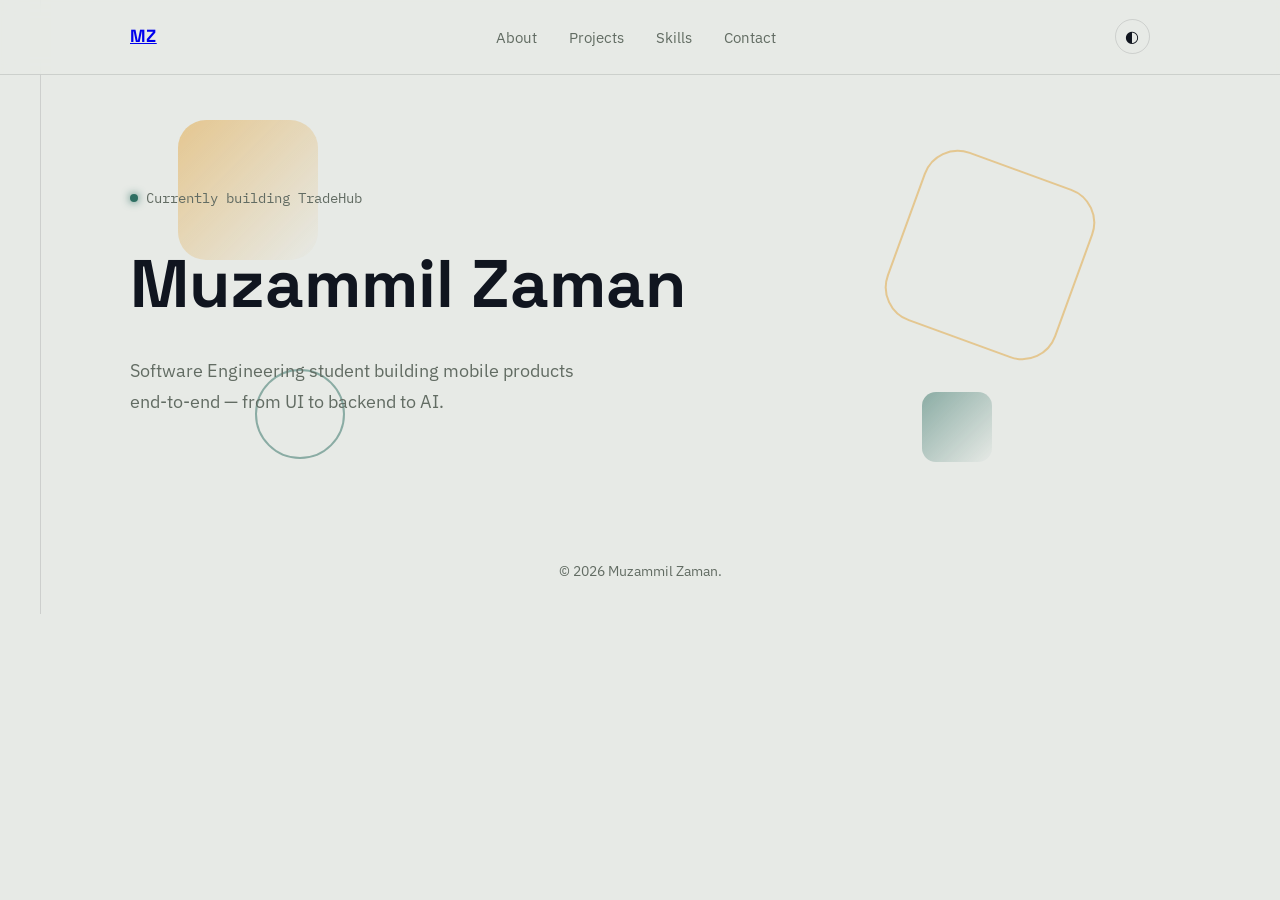
<file: index.html>
<!DOCTYPE html>
<html lang="en" data-theme="light">
<head>
  <meta charset="UTF-8">
  <meta name="viewport" content="width=device-width, initial-scale=1.0">

  <title>Muzammil Zaman — Software Engineer & Mobile App Developer</title>
  <meta name="description" content="Muzammil Zaman — Software Engineering student and React Native developer from Lahore, Pakistan.">
  <meta name="keywords" content="Muzammil Zaman, Software Engineer, React Native Developer, Portfolio, Lahore, Pakistan, COMSATS">
  <meta name="author" content="Muzammil Zaman">
  <link rel="canonical" href="https://muzammilzaman.vercel.app/">
  <meta name="robots" content="index, follow">
  <meta property="og:title" content="Muzammil Zaman | Software Engineer">
  <meta property="og:description" content="Portfolio of Muzammil Zaman — React Native developer and Software Engineering student.">
  <meta property="og:type" content="website">
  <meta name="twitter:card" content="summary_large_image">

  <link rel="icon" href="data:image/svg+xml,<svg xmlns=%22http://www.w3.org/2000/svg%22 viewBox=%220 0 100 100%22><text y=%22.9em%22 font-size=%2290%22>🧩</text></svg>">
  <link rel="preconnect" href="https://fonts.googleapis.com">
  <link href="https://fonts.googleapis.com/css2?family=Space+Grotesk:wght@500;700&family=IBM+Plex+Sans:wght@400;500&family=IBM+Plex+Mono:wght@400;500&display=swap" rel="stylesheet">
  <link rel="stylesheet" href="style.css">

  <script type="application/ld+json">
  {
    "@context": "https://schema.org",
    "@type": "Person",
    "name": "Muzammil Zaman",
    "jobTitle": "Software Engineering Student & React Native Developer",
    "url": "https://muzammilzaman.vercel.app/",
    "address": { "@type": "PostalAddress", "addressLocality": "Lahore", "addressCountry": "PK" },
    "alumniOf": "COMSATS University Islamabad, Attock Campus"
  }
  </script>
</head>
<body>

  <div class="blueprint-line" aria-hidden="true"></div>

  <header>
    <nav>
      <a href="index.html" class="logo">MZ</a>
      <ul class="nav-links">
        <li><a href="about.html" class="nav-link">About</a></li>
        <li><a href="projects.html" class="nav-link">Projects</a></li>
        <li><a href="skills.html" class="nav-link">Skills</a></li>
        <li><a href="contact.html" class="nav-link">Contact</a></li>
      </ul>
      <button id="theme-toggle" aria-label="Toggle dark mode">◐</button>
    </nav>
  </header>

  <main>
        <section id="hero">
      <div class="hero-shapes" aria-hidden="true">
        <span class="shape shape-1"></span>
        <span class="shape shape-2"></span>
        <span class="shape shape-3"></span>
        <span class="shape shape-4"></span>
      </div>
      <div class="hero-tilt" id="hero-card">
        <p class="eyebrow-status"><span id="status-dot"></span><span id="status-text"></span></p>
        <h1>Muzammil Zaman</h1>
        <p class="hero-sub">Software Engineering student building mobile products end-to-end — from UI to backend to AI.</p>
      </div>
    </section>
  </main>

  <footer>
    <p>&copy; 2026 Muzammil Zaman.</p>
  </footer>

  <script src="script.js"></script>
</body>
</html>
</file>
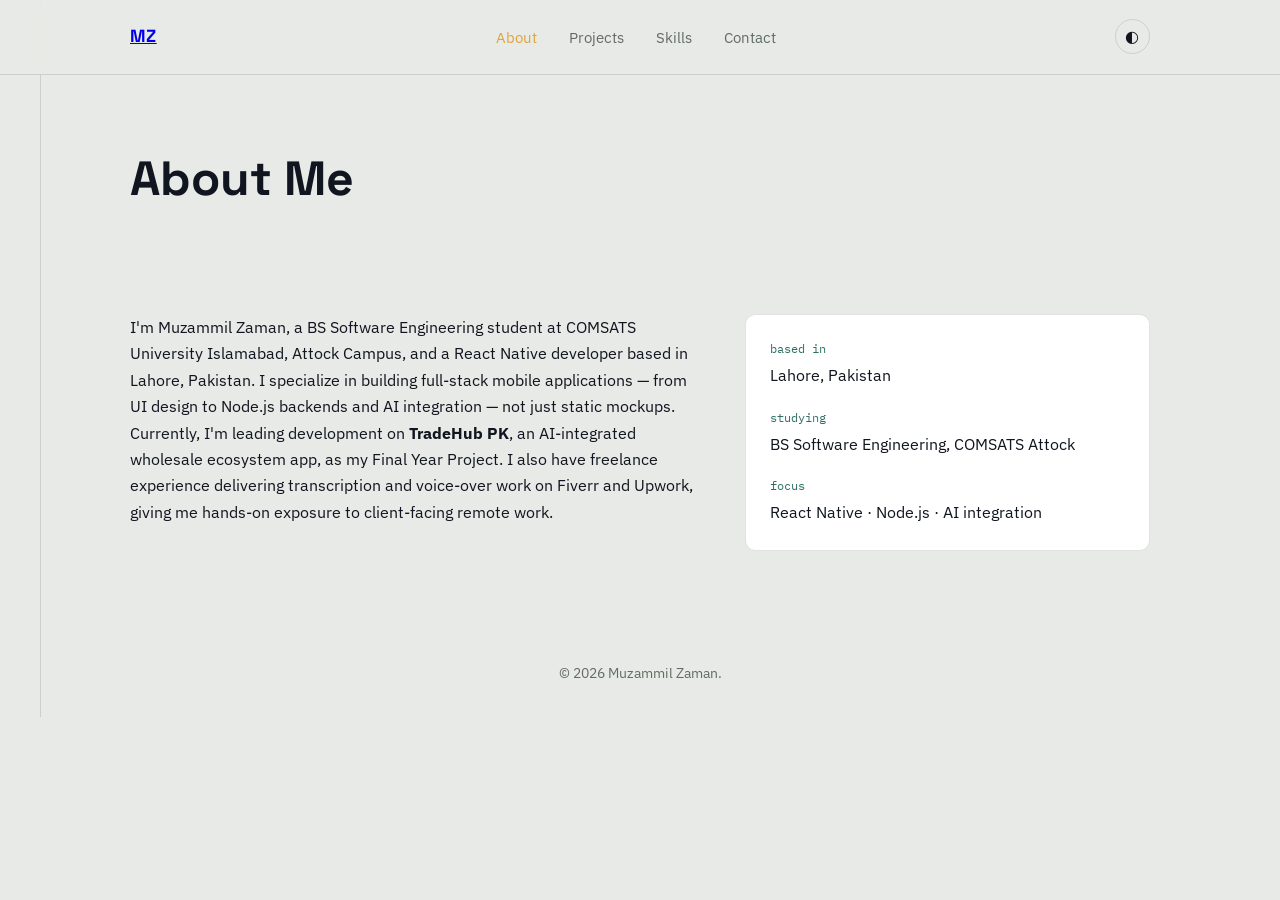
<file: about.html>
<!DOCTYPE html>
<html lang="en" data-theme="light">
<head>
  <meta charset="UTF-8">
  <meta name="viewport" content="width=device-width, initial-scale=1.0">

  <title>About Muzammil Zaman — Software Engineer</title>
  <meta name="description" content="Learn about Muzammil Zaman, a BS Software Engineering student and React Native developer based in Lahore, Pakistan.">
  <link rel="canonical" href="https://muzammilzaman.vercel.app/about.html">
  <meta name="robots" content="index, follow">

  <link rel="icon" href="data:image/svg+xml,<svg xmlns=%22http://www.w3.org/2000/svg%22 viewBox=%220 0 100 100%22><text y=%22.9em%22 font-size=%2290%22>🧩</text></svg>">
  <link rel="preconnect" href="https://fonts.googleapis.com">
  <link href="https://fonts.googleapis.com/css2?family=Space+Grotesk:wght@500;700&family=IBM+Plex+Sans:wght@400;500&family=IBM+Plex+Mono:wght@400;500&display=swap" rel="stylesheet">
  <link rel="stylesheet" href="style.css">
</head>
<body>

  <div class="blueprint-line" aria-hidden="true"></div>

  <header>
    <nav>
      <a href="index.html" class="logo">MZ</a>
      <ul class="nav-links">
        <li><a href="about.html" class="nav-link active">About</a></li>
        <li><a href="projects.html" class="nav-link">Projects</a></li>
        <li><a href="skills.html" class="nav-link">Skills</a></li>
        <li><a href="contact.html" class="nav-link">Contact</a></li>
      </ul>
      <button id="theme-toggle" aria-label="Toggle dark mode">◐</button>
    </nav>
  </header>

  <main>
    <section class="page-hero">
      <h1>About Me</h1>
    </section>

    <section id="about">
      <div class="about-grid">
        <div>
          <p>I'm Muzammil Zaman, a BS Software Engineering student at COMSATS University Islamabad, Attock Campus, and a React Native developer based in Lahore, Pakistan. I specialize in building full-stack mobile applications — from UI design to Node.js backends and AI integration — not just static mockups.</p>
          <p>Currently, I'm leading development on <strong>TradeHub PK</strong>, an AI-integrated wholesale ecosystem app, as my Final Year Project. I also have freelance experience delivering transcription and voice-over work on Fiverr and Upwork, giving me hands-on exposure to client-facing remote work.</p>
        </div>
        <dl class="facts tilt-el">
          <div><dt>Based in</dt><dd>Lahore, Pakistan</dd></div>
          <div><dt>Studying</dt><dd>BS Software Engineering, COMSATS Attock</dd></div>
          <div><dt>Focus</dt><dd>React Native · Node.js · AI integration</dd></div>
        </dl>
      </div>
    </section>
  </main>

  <footer>
    <p>&copy; 2026 Muzammil Zaman.</p>
  </footer>

  <script src="script.js"></script>
</body>
</html>
</file>
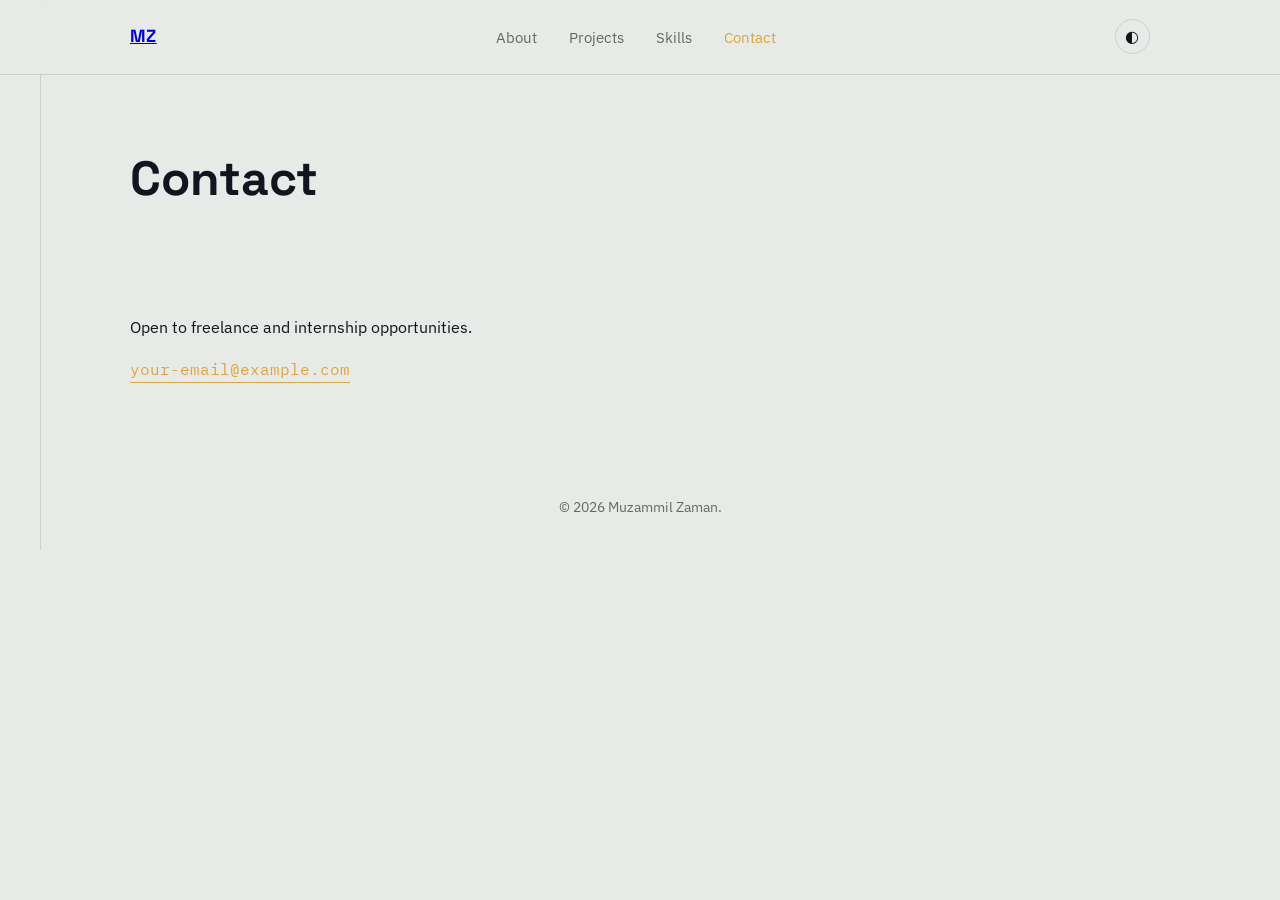
<file: contact.html>
<!DOCTYPE html>
<html lang="en" data-theme="light">
<head>
  <meta charset="UTF-8">
  <meta name="viewport" content="width=device-width, initial-scale=1.0">

  <title>Contact Muzammil Zaman — React Native Developer</title>
  <meta name="description" content="Get in touch with Muzammil Zaman for freelance or internship opportunities in mobile app development.">
  <link rel="canonical" href="https://muzammilzaman.vercel.app/contact.html">
  <meta name="robots" content="index, follow">

  <link rel="icon" href="data:image/svg+xml,<svg xmlns=%22http://www.w3.org/2000/svg%22 viewBox=%220 0 100 100%22><text y=%22.9em%22 font-size=%2290%22>🧩</text></svg>">
  <link rel="preconnect" href="https://fonts.googleapis.com">
  <link href="https://fonts.googleapis.com/css2?family=Space+Grotesk:wght@500;700&family=IBM+Plex+Sans:wght@400;500&family=IBM+Plex+Mono:wght@400;500&display=swap" rel="stylesheet">
  <link rel="stylesheet" href="style.css">
</head>
<body>

  <div class="blueprint-line" aria-hidden="true"></div>

  <header>
    <nav>
      <a href="index.html" class="logo">MZ</a>
      <ul class="nav-links">
        <li><a href="about.html" class="nav-link">About</a></li>
        <li><a href="projects.html" class="nav-link">Projects</a></li>
        <li><a href="skills.html" class="nav-link">Skills</a></li>
        <li><a href="contact.html" class="nav-link active">Contact</a></li>
      </ul>
      <button id="theme-toggle" aria-label="Toggle dark mode">◐</button>
    </nav>
  </header>

  <main>
    <section class="page-hero">
      <h1>Contact</h1>
    </section>

    <section id="contact">
      <p>Open to freelance and internship opportunities.</p>
      <a class="contact-link" href="mailto:your-email@example.com">your-email@example.com</a>
    </section>
  </main>

  <footer>
    <p>&copy; 2026 Muzammil Zaman.</p>
  </footer>

  <script src="script.js"></script>
</body>
</html>
</file>
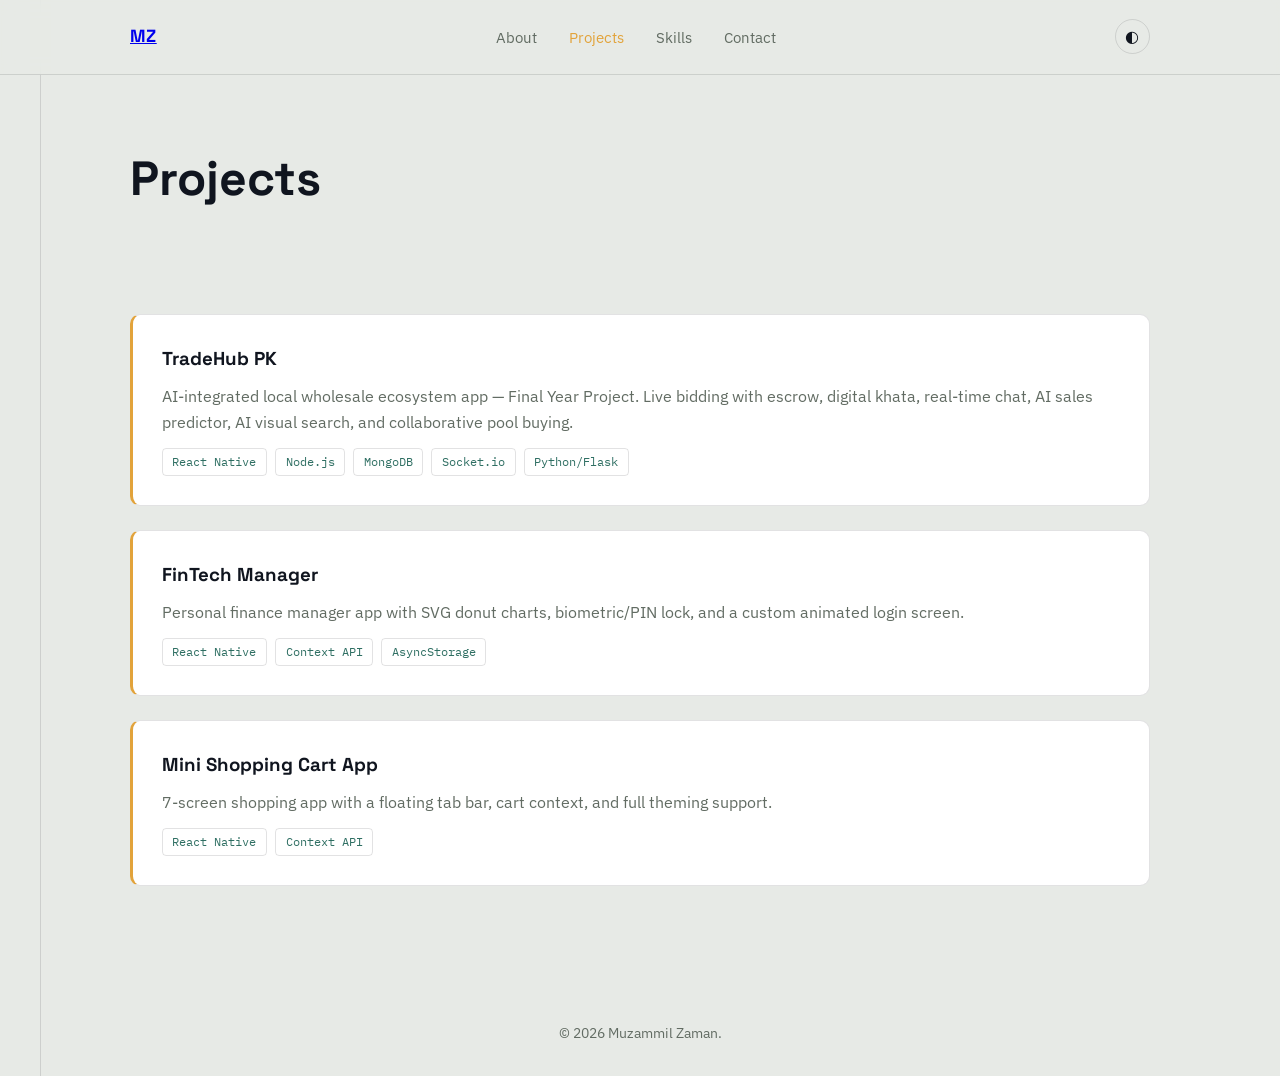
<file: projects.html>
<!DOCTYPE html>
<html lang="en" data-theme="light">
<head>
  <meta charset="UTF-8">
  <meta name="viewport" content="width=device-width, initial-scale=1.0">

  <title>Projects by Muzammil Zaman — React Native Developer</title>
  <meta name="description" content="React Native and full-stack projects by Muzammil Zaman, including TradeHub PK, FinTech Manager, and more.">
  <link rel="canonical" href="https://muzammilzaman.vercel.app/projects.html">
  <meta name="robots" content="index, follow">

  <link rel="icon" href="data:image/svg+xml,<svg xmlns=%22http://www.w3.org/2000/svg%22 viewBox=%220 0 100 100%22><text y=%22.9em%22 font-size=%2290%22>🧩</text></svg>">
  <link rel="preconnect" href="https://fonts.googleapis.com">
  <link href="https://fonts.googleapis.com/css2?family=Space+Grotesk:wght@500;700&family=IBM+Plex+Sans:wght@400;500&family=IBM+Plex+Mono:wght@400;500&display=swap" rel="stylesheet">
  <link rel="stylesheet" href="style.css">
</head>
<body>

  <div class="blueprint-line" aria-hidden="true"></div>

  <header>
    <nav>
      <a href="index.html" class="logo">MZ</a>
      <ul class="nav-links">
        <li><a href="about.html" class="nav-link">About</a></li>
        <li><a href="projects.html" class="nav-link active">Projects</a></li>
        <li><a href="skills.html" class="nav-link">Skills</a></li>
        <li><a href="contact.html" class="nav-link">Contact</a></li>
      </ul>
      <button id="theme-toggle" aria-label="Toggle dark mode">◐</button>
    </nav>
  </header>

  <main>
    <section class="page-hero">
      <h1>Projects</h1>
    </section>

    <section id="projects">
      <div id="project-list"></div>
    </section>
  </main>

  <footer>
    <p>&copy; 2026 Muzammil Zaman.</p>
  </footer>

  <script src="script.js"></script>
</body>
</html>
</file>
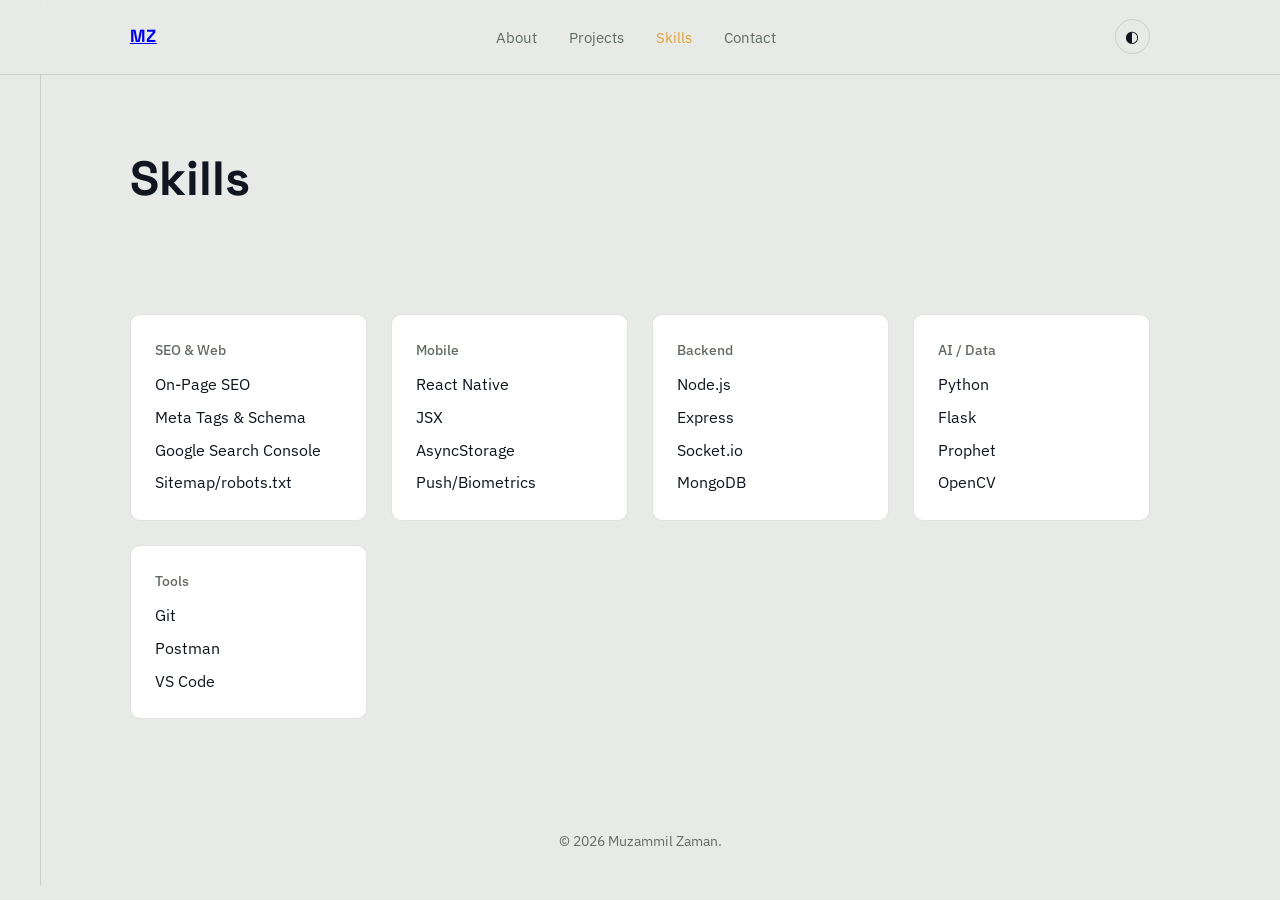
<file: skills.html>
<!DOCTYPE html>
<html lang="en" data-theme="light">
<head>
  <meta charset="UTF-8">
  <meta name="viewport" content="width=device-width, initial-scale=1.0">

  <title>Skills — Muzammil Zaman | React Native, Node.js, AI</title>
  <meta name="description" content="Technical skills of Muzammil Zaman: React Native, Node.js, MongoDB, Python, and AI integration.">
  <link rel="canonical" href="https://muzammilzaman.vercel.app/skills.html">
  <meta name="robots" content="index, follow">

  <link rel="icon" href="data:image/svg+xml,<svg xmlns=%22http://www.w3.org/2000/svg%22 viewBox=%220 0 100 100%22><text y=%22.9em%22 font-size=%2290%22>🧩</text></svg>">
  <link rel="preconnect" href="https://fonts.googleapis.com">
  <link href="https://fonts.googleapis.com/css2?family=Space+Grotesk:wght@500;700&family=IBM+Plex+Sans:wght@400;500&family=IBM+Plex+Mono:wght@400;500&display=swap" rel="stylesheet">
  <link rel="stylesheet" href="style.css">
</head>
<body>

  <div class="blueprint-line" aria-hidden="true"></div>

  <header>
    <nav>
      <a href="index.html" class="logo">MZ</a>
      <ul class="nav-links">
        <li><a href="about.html" class="nav-link">About</a></li>
        <li><a href="projects.html" class="nav-link">Projects</a></li>
        <li><a href="skills.html" class="nav-link active">Skills</a></li>
        <li><a href="contact.html" class="nav-link">Contact</a></li>
      </ul>
      <button id="theme-toggle" aria-label="Toggle dark mode">◐</button>
    </nav>
  </header>

  <main>
    <section class="page-hero">
      <h1>Skills</h1>
    </section>

    <section id="skills">
      <div id="skill-groups"></div>
    </section>
  </main>

  <footer>
    <p>&copy; 2026 Muzammil Zaman.</p>
  </footer>

  <script src="script.js"></script>
</body>
</html>
</file>
<file: style.css>
:root {
  --ink: #10151F;
  --paper: #E7EAE6;
  --surface: #FFFFFF;
  --accent: #E2A33B;
  --accent2: #2F6F63;
  --muted: #626C63;
  --line: rgba(16,21,31,0.12);
}

[data-theme="dark"] {
  --ink: #EDEFEA;
  --paper: #0B0E17;
  --surface: #161A26;
  --muted: #8B94A3;
  --line: rgba(237,239,234,0.12);
}

html[data-theme="dark"] body {
  background:
    radial-gradient(circle at 18% -8%, rgba(226,163,59,0.10), transparent 45%),
    radial-gradient(circle at 82% 105%, rgba(47,111,99,0.14), transparent 50%),
    var(--paper);
}

[data-theme="dark"] .tilt-el,
[data-theme="dark"] .project-card {
  box-shadow: 0 1px 0 rgba(255,255,255,0.04) inset, 0 25px 45px -20px rgba(0,0,0,0.65);
}

* { margin: 0; padding: 0; box-sizing: border-box; }

body {
  font-family: 'IBM Plex Sans', Arial, sans-serif;
  background: var(--paper);
  color: var(--ink);
  line-height: 1.65;
  transition: background 0.3s ease, color 0.3s ease;
  perspective: 1000px;
}

h1, h2, .logo { font-family: 'Space Grotesk', sans-serif; }

.blueprint-line {
  position: fixed;
  left: 2.5rem;
  top: 0;
  bottom: 0;
  width: 1px;
  background: var(--line);
  z-index: 1;
}

header {
  position: sticky;
  top: 0;
  z-index: 100;
  background: color-mix(in srgb, var(--paper) 85%, transparent);
  backdrop-filter: blur(8px);
  border-bottom: 1px solid var(--line);
}

nav {
  display: flex;
  justify-content: space-between;
  align-items: center;
  max-width: 1100px;
  margin: 0 auto;
  padding: 1.2rem 2.5rem;
}

.logo { font-weight: 700; font-size: 1.1rem; letter-spacing: 0.02em; }

.nav-links {
  list-style: none;
  display: flex;
  gap: 2rem;
}

.nav-link {
  color: var(--muted);
  text-decoration: none;
  font-size: 0.95rem;
  transition: color 0.2s ease;
}

.nav-link:hover, .nav-link.active { color: var(--accent); }

#theme-toggle {
  background: none;
  border: 1px solid var(--line);
  border-radius: 50%;
  width: 2.2rem;
  height: 2.2rem;
  cursor: pointer;
  color: var(--ink);
  font-size: 1rem;
}

section { max-width: 1100px; margin: 0 auto; padding: 5rem 2.5rem; }

#hero { padding-top: 7rem; padding-bottom: 7rem; position: relative; overflow: hidden; }
.page-hero {
  padding: 4rem 2.5rem 1rem;
  max-width: 1100px;
  margin: 0 auto;
}

.page-hero h1 {
  font-size: clamp(2rem, 5vw, 3rem);
  font-weight: 700;
}

.hero-tilt {
  transform-style: preserve-3d;
  transition: transform 0.15s ease-out;
  will-change: transform;
}

.eyebrow-status {
  display: flex;
  align-items: center;
  gap: 0.5rem;
  font-family: 'IBM Plex Mono', monospace;
  font-size: 0.85rem;
  color: var(--muted);
  margin-bottom: 1.2rem;
}

#status-dot {
  width: 8px; height: 8px;
  border-radius: 50%;
  background: var(--accent2);
  box-shadow: 0 0 8px var(--accent2);
}

#hero h1 {
  font-size: clamp(2.5rem, 6vw, 4.2rem);
  font-weight: 700;
  transform: translateZ(40px);
}

.hero-sub {
  max-width: 42ch;
  font-size: 1.15rem;
  color: var(--muted);
  margin-top: 1rem;
  transform: translateZ(20px);
}

.about-grid {
  display: grid;
  grid-template-columns: 1.4fr 1fr;
  gap: 3rem;
  align-items: start;
}

.facts { display: flex; flex-direction: column; gap: 1.2rem; }
.facts dt { font-family: 'IBM Plex Mono', monospace; font-size: 0.75rem; color: var(--accent2); text-transform: lowercase; }
.facts dd { font-size: 1rem; margin-top: 0.2rem; }

.tilt-el {
  background: var(--surface);
  border: 1px solid var(--line);
  border-radius: 10px;
  padding: 1.5rem;
  transform-style: preserve-3d;
  transition: transform 0.15s ease-out, box-shadow 0.15s ease-out;
}

.tilt-el:hover {
  box-shadow: 0 20px 40px -12px rgba(0,0,0,0.25);
}

.project-card {
  background: var(--surface);
  border: 1px solid var(--line);
  border-left: 3px solid var(--accent);
  border-radius: 10px;
  padding: 1.8rem;
  margin-bottom: 1.5rem;
  transform-style: preserve-3d;
  transition: transform 0.15s ease-out, box-shadow 0.15s ease-out;
}

.project-card:hover {
  box-shadow: 0 25px 50px -15px rgba(0,0,0,0.3);
}

.project-card h3 { font-family: 'Space Grotesk', sans-serif; margin-bottom: 0.5rem; }
.project-card p { color: var(--muted); margin-bottom: 0.8rem; }

.stack-tags { display: flex; flex-wrap: wrap; gap: 0.5rem; }
.stack-tags span {
  font-family: 'IBM Plex Mono', monospace;
  font-size: 0.75rem;
  color: var(--accent2);
  border: 1px solid var(--line);
  padding: 0.2rem 0.6rem;
  border-radius: 4px;
}

#skill-groups { display: grid; grid-template-columns: repeat(auto-fit, minmax(200px, 1fr)); gap: 1.5rem; }
.skill-group h4 { font-size: 0.85rem; color: var(--muted); margin-bottom: 0.6rem; font-weight: 500; }
.skill-group ul { list-style: none; display: flex; flex-direction: column; gap: 0.4rem; }

.contact-link {
  display: inline-block;
  margin-top: 1rem;
  color: var(--accent);
  font-family: 'IBM Plex Mono', monospace;
  text-decoration: none;
  border-bottom: 1px solid var(--accent);
}

footer {
  text-align: center;
  padding: 2rem;
  color: var(--muted);
  font-size: 0.85rem;
}

@media (max-width: 700px) {
  .about-grid { grid-template-columns: 1fr; }
  .blueprint-line { display: none; }
  section { padding: 3.5rem 1.5rem; }
}
.reveal-3d {
  opacity: 0;
  transform: perspective(800px) rotateX(10deg) translateY(30px);
  transition: opacity 0.6s ease, transform 0.6s ease;
}

.reveal-3d.in-view {
  opacity: 1;
  transform: perspective(800px) rotateX(0) translateY(0);
}

.hero-shapes {
  position: absolute;
  inset: 0;
  overflow: hidden;
  z-index: -1;
  perspective: 1000px;
}

.shape {
  position: absolute;
  border-radius: 20%;
  opacity: 0.5;
  transform-style: preserve-3d;
  animation: floaty 8s ease-in-out infinite;
}

.shape-1 {
  width: 140px; height: 140px;
  top: 10%; left: 8%;
  background: linear-gradient(135deg, var(--accent), transparent);
  animation-delay: 0s;
}

.shape-2 {
  width: 90px; height: 90px;
  top: 65%; left: 15%;
  border-radius: 50%;
  border: 2px solid var(--accent2);
  animation-delay: 1.5s;
}

.shape-3 {
  width: 180px; height: 180px;
  top: 20%; right: 10%;
  border: 2px solid var(--accent);
  transform: rotate(20deg);
  animation-delay: 3s;
}

.shape-4 {
  width: 70px; height: 70px;
  top: 70%; right: 18%;
  background: linear-gradient(135deg, var(--accent2), transparent);
  animation-delay: 4.5s;
}

@keyframes floaty {
  0%, 100% { transform: translateY(0) translateZ(0) rotate(0deg); }
  50% { transform: translateY(-25px) translateZ(30px) rotate(8deg); }
}

#hero { position: relative; }
</file>
